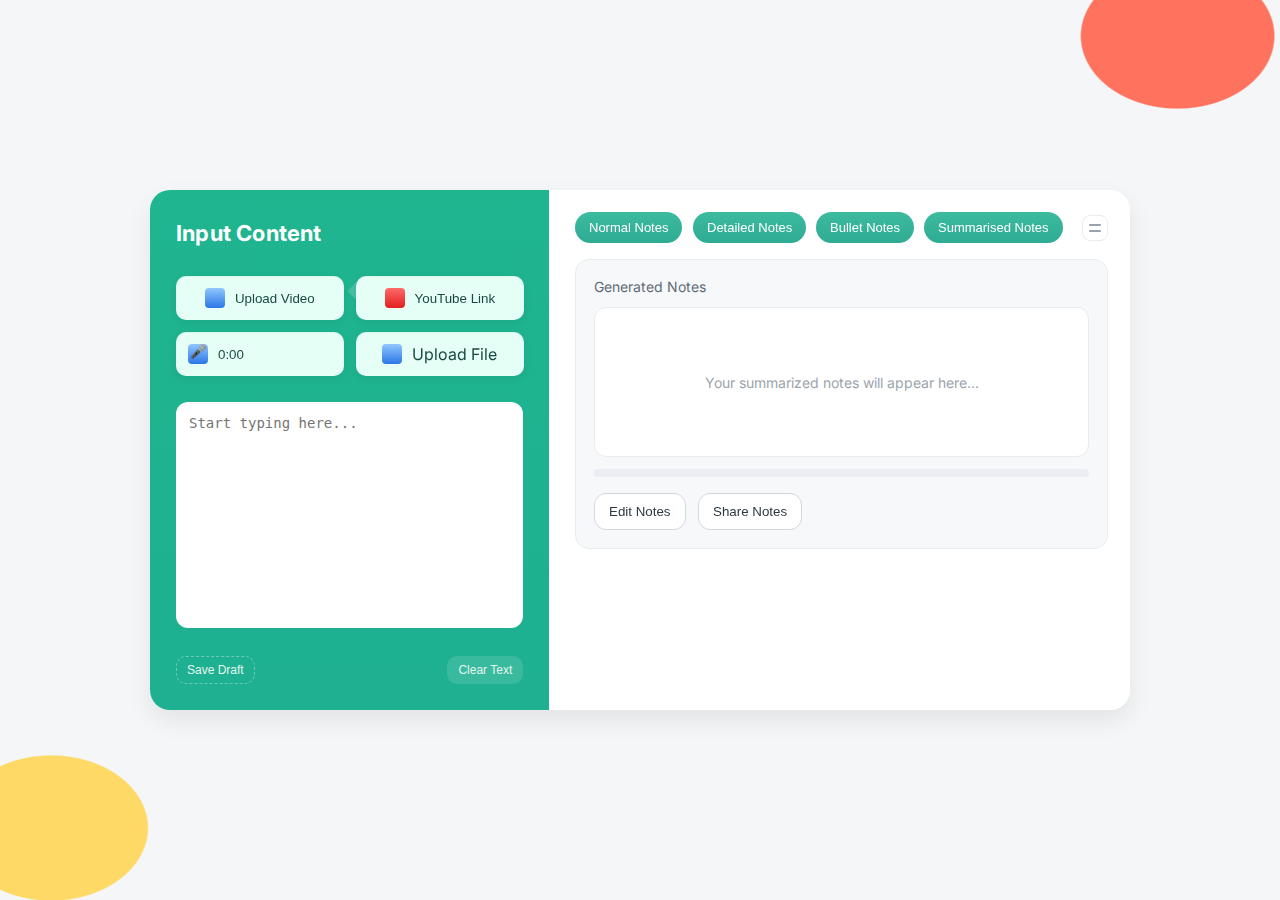
<file: templates/index.html>
<!doctype html>
<html lang="en">
<head>
  <meta charset="utf-8" />
  <meta name="viewport" content="width=device-width, initial-scale=1" />
  <title>Notes Generator UI</title>
  <link rel="preconnect" href="https://fonts.gstatic.com" crossorigin>
  <link href="https://fonts.googleapis.com/css2?family=Inter:wght@400;500;600&display=swap" rel="stylesheet">
  <link rel="stylesheet" href="/static/css/style.css">
</head>
<body>
  <div class="frame" role="application" aria-label="Notes Generator Template">
    <section class="left" aria-labelledby="inputLabel">
      <div class="h-label" id="inputLabel">Input Content</div>

      <div class="input-grid">
        <button class="btn" id="btnUpload" aria-label="Upload Video">
          <span class="icon" aria-hidden="true"></span>
          <span>Upload Video</span>
          <span class="action hidden" id="previewBtn" title="Preview Button">C</span>
          
        </button>
        <video id="videoPreview" controls ></video>
        <input type="file" id="videoInput" accept="Video/*" style="display: none;">
    

        <button class="btn" data-kind="yt" id="btnYT" aria-label="YouTube Link">
          <span class="icon" aria-hidden="true"></span>
          <span>YouTube Link</span>
        </button>


        <input class="btn" type="text" id="inputBox" placeholder="paste link">
        <button class="btn" id="record-btn">
          <span class="icon">🎤</span>
          <span class="timer" id="timer">0:00</span>
          <span class="action hidden" id="stop-btn">⏹️</span>
          <span class="action hidden" id="delete-btn">🗑️</span>
        </button>


        <label class="btn" id="btnPlaceholder" aria-label="Placeholder">
          <span class="icon" aria-hidden="true"></span>
          <span>Upload File </span>
          <input type="file" hidden>
        </label>
    
      </div>

      <textarea class="text-area" placeholder="Start typing here..."></textarea>

      <div class="foot-actions">
        <button class="ghost" type="button">Save Draft</button>
        <button class="clear" type="button" id="clearText">Clear Text</button>
      </div>
    </section>

    <section class="right">
      <div class="row">
        <div class="chips" aria-label="Note Types">
          <button class="chip">Normal Notes</button>
          <button class="chip">Detailed Notes</button>
          <button class="chip">Bullet Notes</button>
          <button class="chip">Summarised Notes</button>
        </div>
        <div class="hamburger-menu">
        <div class="menu" aria-hidden="true" id="menu"></div>
         <div class="menu-content" id="menu-content">
          <a href="#">Account</a>
          <a href="#">Settings</a>
          <a href="/help">Help</a>
          <a href="/about">About</a>
          <a href="/logout">Logout</a>
         </div>
         </div>
      </div>

      <div class="card">
        <div class="title">Generated Notes</div>
        <div class="box" id="output">Your summarized notes will appear here...</div>
        <div class="progress" aria-label="Generating">
          <div class="bar" id="bar"></div>
        </div>
        <div class="actions">
          <button class="outline" id="editBtn">Edit Notes</button>
          <button class="outline" id="shareBtn">Share Notes</button>
        </div>
      </div>
    </section>
  </div>

  <script src="/static/js/app.js"></script>
</body>
</html>
</file>
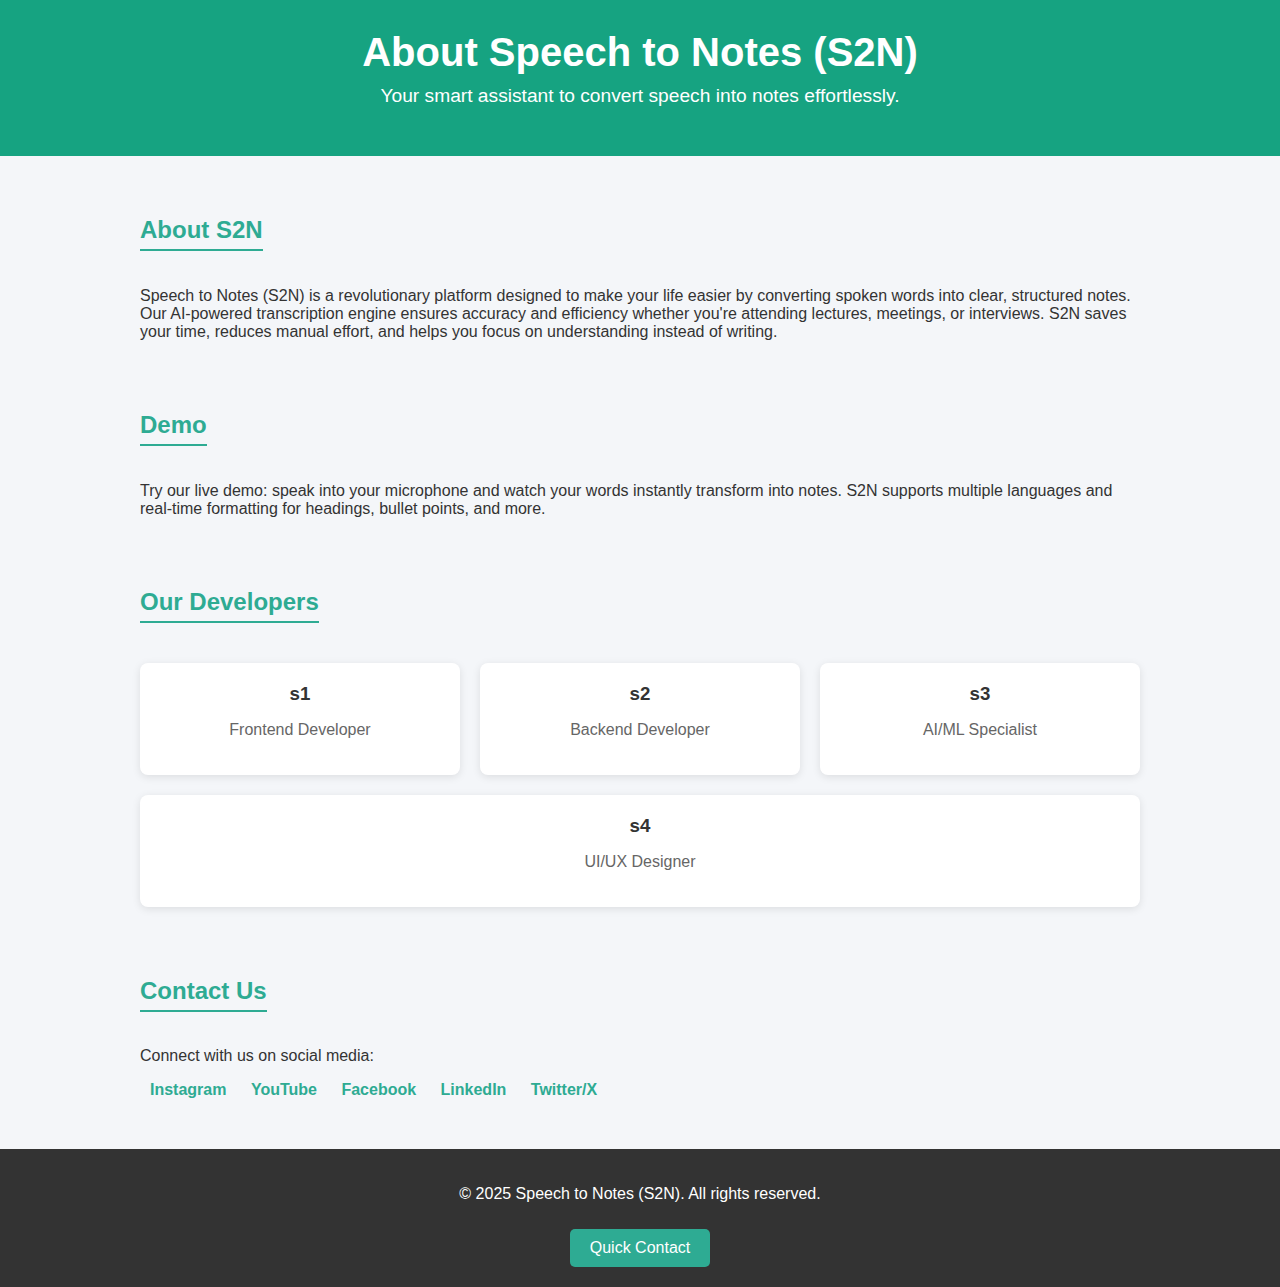
<file: templates/about.html>
<!DOCTYPE html>
<html lang="en">
<head>
    <meta charset="UTF-8">
    <meta name="viewport" content="width=device-width, initial-scale=1.0">
    <title>About Us - S2N</title>
    <link rel="stylesheet" href="/static/css/menu.css">
</head>
<body>
    <header>
        <h1>About Speech to Notes (S2N)</h1>
        <p>Your smart assistant to convert speech into notes effortlessly.</p>
    </header>

    <main>
        <!-- About Website -->
        <section id="about-website">
            <h2>About S2N</h2>
            <p>
                Speech to Notes (S2N) is a revolutionary platform designed to make your life easier by converting spoken words into clear, structured notes.
                Our AI-powered transcription engine ensures accuracy and efficiency whether you're attending lectures, meetings, or interviews.
                S2N saves your time, reduces manual effort, and helps you focus on understanding instead of writing.
            </p>
        </section>

        <!-- Demo Section -->
        <section id="demo">
            <h2>Demo</h2>
            <p>
                Try our live demo: speak into your microphone and watch your words instantly transform into notes.
                S2N supports multiple languages and real-time formatting for headings, bullet points, and more.
            </p>
        </section>

        <!-- Developers -->
        <section id="developers">
            <h2>Our Developers</h2>
            <div class="developers">
                <div class="developer-card">
                    <h3>s1</h3>
                    <p>Frontend Developer</p>
                </div>
                <div class="developer-card">
                    <h3>s2</h3>
                    <p>Backend Developer</p>
                </div>
                <div class="developer-card">
                    <h3>s3</h3>
                    <p>AI/ML Specialist</p>
                </div>
                <div class="developer-card">
                    <h3>s4</h3>
                    <p>UI/UX Designer</p>
                </div>
            </div>
        </section>

        <!-- Contact Us -->
        <section id="contact">
            <h2>Contact Us</h2>
            <p>Connect with us on social media:</p>
            <div class="contact-links">
                <a href="https://instagram.com" target="_blank">Instagram</a>
                <a href="https://youtube.com" target="_blank">YouTube</a>
                <a href="https://facebook.com" target="_blank">Facebook</a>
                <a href="https://linkedin.com" target="_blank">LinkedIn</a>
                <a href="https://twitter.com" target="_blank">Twitter/X</a>
            </div>
        </section>
    </main>

    <footer>
        <p>&copy; 2025 Speech to Notes (S2N). All rights reserved.</p>
        <button id="contactBtn">Quick Contact</button>
    </footer>

    <!-- Contact Popup -->
    <div id="overlay"></div>
    <div id="contactPopup">
        <h3>Contact Us</h3>
        <p>Email: support@s2n.com</p>
        <p>Phone: +1 234 567 890</p>
        <button id="closePopup">Close</button>
    </div>

    <script src="/static/js/auth.js"></script>
</body>
</html>
</file>
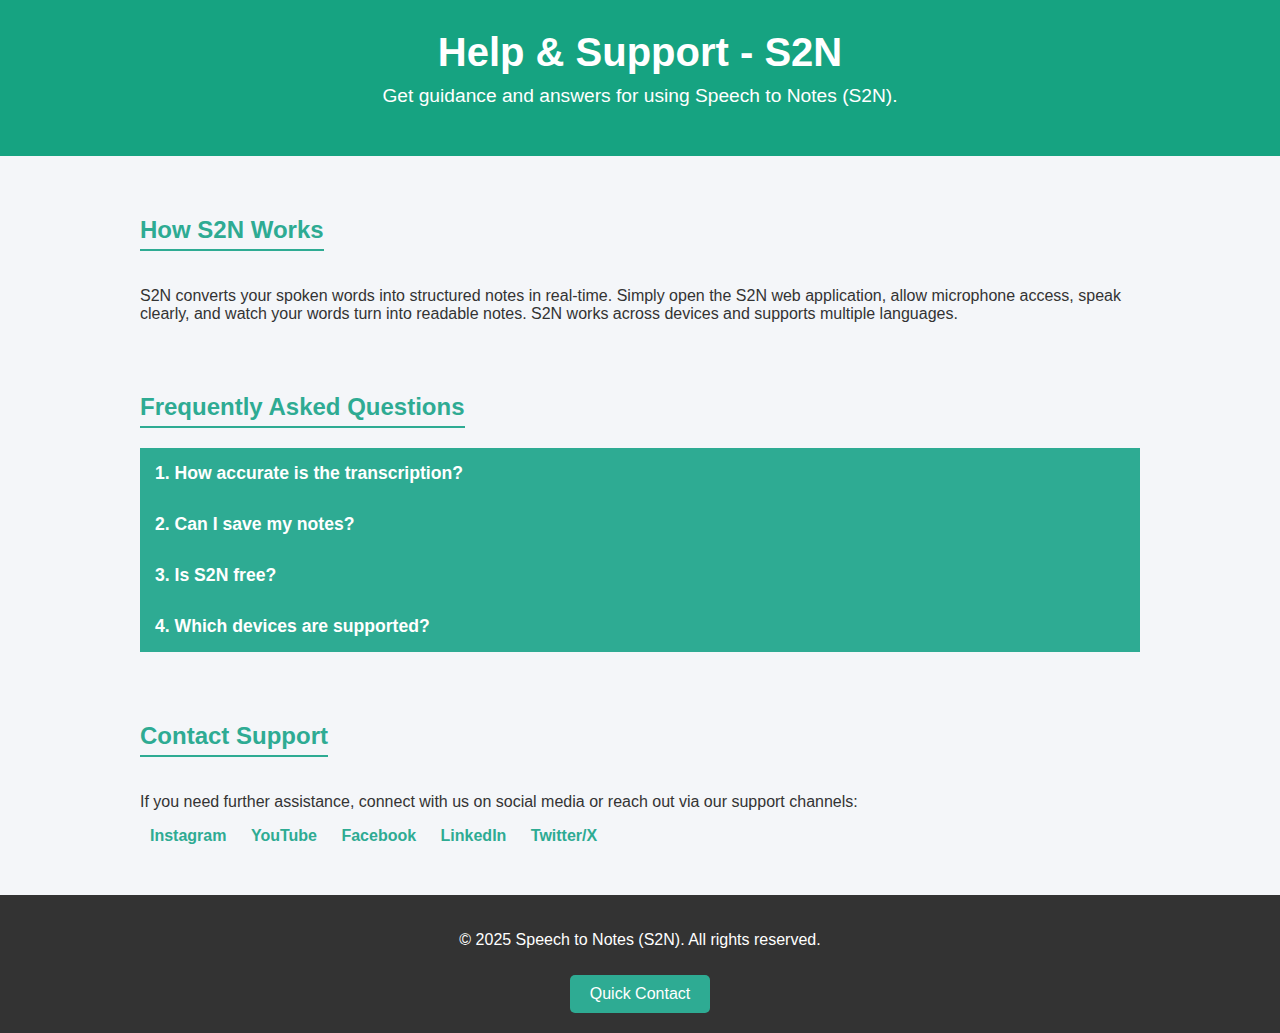
<file: templates/help.html>
<!DOCTYPE html>
<html lang="en">
<head>
    <meta charset="UTF-8">
    <meta name="viewport" content="width=device-width, initial-scale=1.0">
    <title>Help & Support - S2N</title>
    <link rel="stylesheet" href="/static/css/menu.css">
</head>
<body>
    <header>
        <h1>Help & Support - S2N</h1>
        <p>Get guidance and answers for using Speech to Notes (S2N).</p>
    </header>

    <main>
        <!-- Help Overview -->
        <section id="help-overview">
            <h2>How S2N Works</h2>
            <p>
                S2N converts your spoken words into structured notes in real-time. Simply open the S2N web application, allow microphone access,
                speak clearly, and watch your words turn into readable notes. S2N works across devices and supports multiple languages.
            </p>
        </section>

        <!-- FAQ Section -->
        <section id="faq">
            <h2>Frequently Asked Questions</h2>
            <div class="faq-item">
                <h3>1. How accurate is the transcription?</h3>
                <p>S2N uses advanced AI models to ensure high accuracy. Accuracy may vary slightly depending on background noise and speech clarity.</p>
            </div>
            <div class="faq-item">
                <h3>2. Can I save my notes?</h3>
                <p>Yes, S2N allows you to download notes in various formats like PDF, DOCX, or TXT for offline use.</p>
            </div>
            <div class="faq-item">
                <h3>3. Is S2N free?</h3>
                <p>S2N offers a free basic version and a premium version with advanced features such as longer transcription sessions, multiple languages, and more formatting options.</p>
            </div>
            <div class="faq-item">
                <h3>4. Which devices are supported?</h3>
                <p>S2N works on desktops, laptops, tablets, and smartphones through modern web browsers with microphone access.</p>
            </div>
        </section>

        <!-- Contact Section -->
        <section id="contact-help">
            <h2>Contact Support</h2>
            <p>If you need further assistance, connect with us on social media or reach out via our support channels:</p>
            <div class="contact-links">
                <a href="https://instagram.com" target="_blank">Instagram</a>
                <a href="https://youtube.com" target="_blank">YouTube</a>
                <a href="https://facebook.com" target="_blank">Facebook</a>
                <a href="https://linkedin.com" target="_blank">LinkedIn</a>
                <a href="https://twitter.com" target="_blank">Twitter/X</a>
            </div>
        </section>
    </main>

    <footer>
        <p>&copy; 2025 Speech to Notes (S2N). All rights reserved.</p>
        <button id="contactBtn">Quick Contact</button>
    </footer>

    <!-- Contact Popup -->
    <div id="overlay"></div>
    <div id="contactPopup">
        <h3>Contact Support</h3>
        <p>Email: support@s2n.com</p>
        <p>Phone: +1 234 567 890</p>
        <button id="closePopup">Close</button>
    </div>

    <script src="/static/js/auth.js"></script>
</body>
</html>
</file>
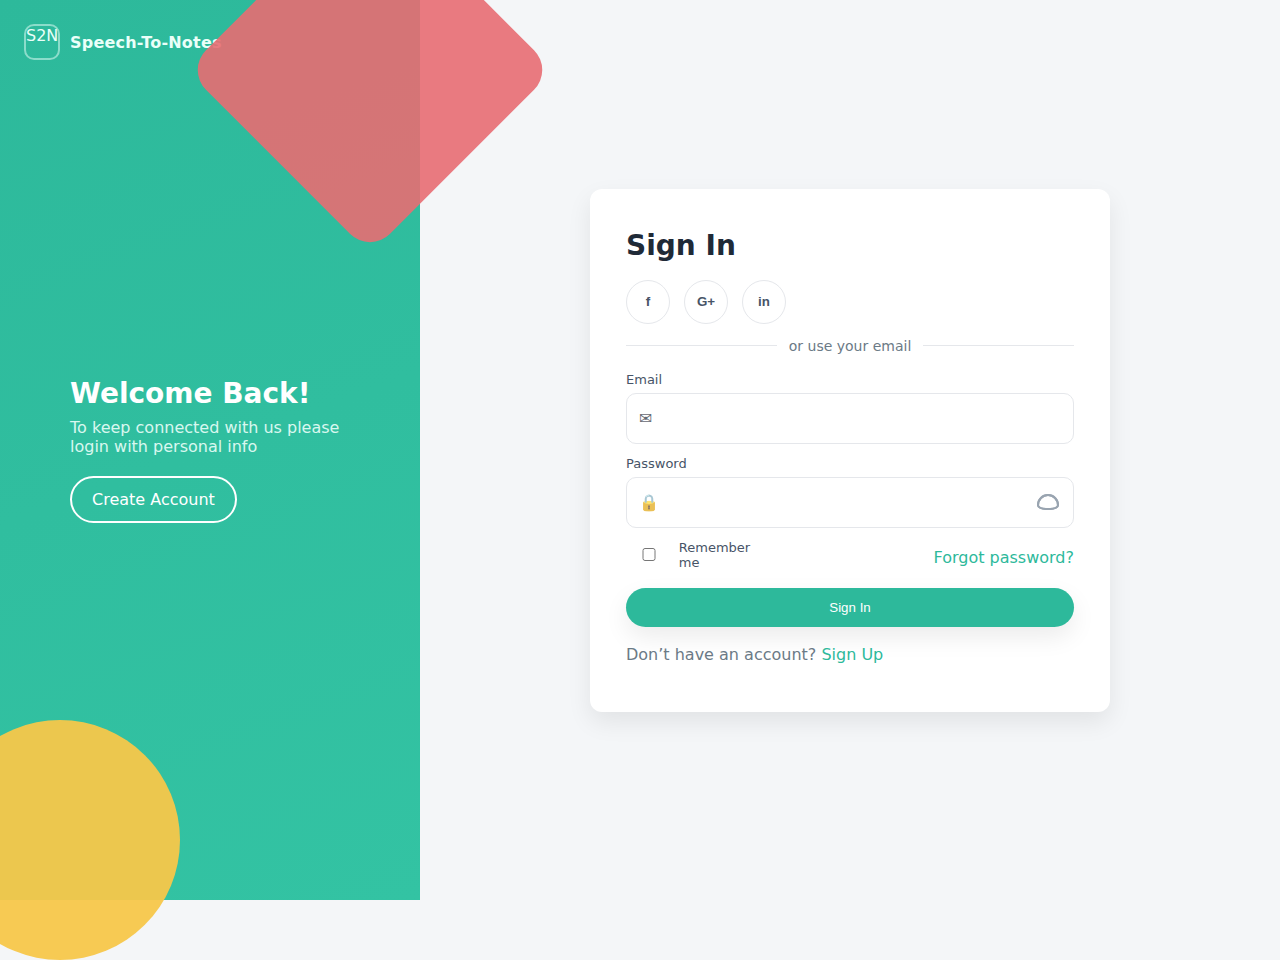
<file: templates/login.html>
<!DOCTYPE html>
<html lang="en">
<head>
  <meta charset="utf-8" />
  <meta name="viewport" content="width=device-width, initial-scale=1" />
  <title>login</title>
  <link rel="stylesheet" href="/static/css/auth.css" />
  <!-- Optional: preload fonts -->
</head>
<body class="auth">
  <main class="auth-shell">
    <section class="panel panel-left">
      <header class="brand">
        <div class="logo" aria-hidden="true">S2N</div>
        <span class="brand-name">Speech-To-Notes</span>
      </header>
      <div class="welcome">
        <h1 class="title">Welcome Back!</h1>
        <p class="subtitle">To keep connected with us please login with personal info</p>
        <a class="btn btn-outline" href="/register">Create Account</a>
      </div>
      <div class="bg-shapes" aria-hidden="true"></div>
    </section>

    <section class="panel panel-right">
      <div class="card">
        <h2 class="card-title">Sign In</h2>

        <div class="oauth">
          <button class="oauth-btn" data-provider="facebook" type="button" aria-label="Continue with Facebook">f</button>
          <button class="oauth-btn" data-provider="google" type="button" aria-label="Continue with Google">G+</button>
          <button class="oauth-btn" data-provider="linkedin" type="button" aria-label="Continue with LinkedIn">in</button>
        </div>

        <div class="divider">
          <span>or use your email</span>
        </div>

        <form id="signin-form" method="POST" action="/login">
  
          <div class="field">
            <label for="email">Email</label>
            <div class="field-input">
              <span class="icon" aria-hidden="true">✉</span>
              <input id="email" name="email" type="email" autocomplete="email" required />
            </div>
          </div>

          <div class="field">
            <label for="password">Password</label>
            <div class="field-input">
              <span class="icon" aria-hidden="true">🔒</span>
              <input id="password" name="password" type="password" autocomplete="current-password" required minlength="8" />
              <button class="peek" type="button" aria-label="Toggle password visibility"></button>
            </div>
          </div>

          <div class="field row-between">
            <label class="checkbox">
              <input type="checkbox" name="remember" value="1" />
              <span>Remember me</span>
            </label>
            <a class="link" href="/forgot">Forgot password?</a>
          </div>

          <button class="btn btn-primary" type="submit">Sign In</button>
        </form>

        <p class="alt">Don’t have an account? <a class="link" href="/register">Sign Up</a></p>
      </div>
    </section>
  </main>

  <script src="/static/js/auth.js"></script>
</body>
</html>
</file>
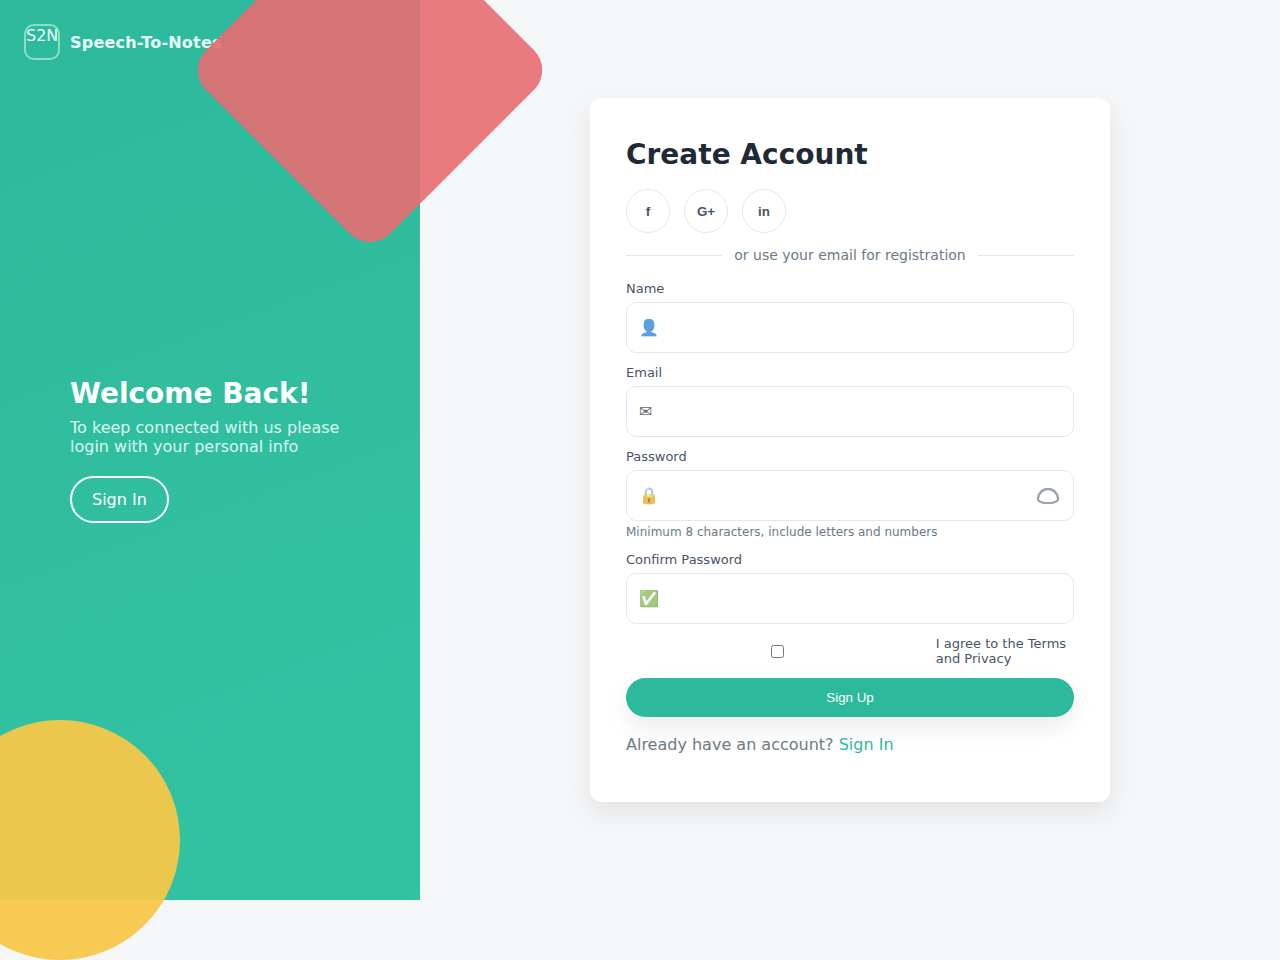
<file: templates/register.html>
<!DOCTYPE html>
<html lang="en">
<head>
  <meta charset="utf-8" />
  <meta name="viewport" content="width=device-width, initial-scale=1" />
  <title>Register</title>
  <link rel="stylesheet" href="/static/css/auth.css" />
</head>
<body class="auth">
  <main class="auth-shell">
    <section class="panel panel-left">
      <header class="brand">
        <div class="logo" aria-hidden="true">S2N</div>
        <span class="brand-name">Speech-To-Notes</span>
      </header>
      <div class="welcome">
        <h1 class="title">Welcome Back!</h1>
        <p class="subtitle">To keep connected with us please login with your personal info</p>
        <a class="btn btn-outline" href="/login">Sign In</a>
      </div>
      <div class="bg-shapes" aria-hidden="true"></div>
    </section>

    <section class="panel panel-right">
      <div class="card">
        <h2 class="card-title">Create Account</h2>

        <div class="oauth">
          <button class="oauth-btn" data-provider="facebook" type="button" aria-label="Sign up with Facebook">f</button>
          <button class="oauth-btn" data-provider="google" type="button" aria-label="Sign up with Google">G+</button>
          <button class="oauth-btn" data-provider="linkedin" type="button" aria-label="Sign up with LinkedIn">in</button>
        </div>

        <div class="divider">
          <span>or use your email for registration</span>
        </div>

        <form id="signup-form" method="POST" action="/register" novalidate>
          <div class="field">
            <label for="name">Name</label>
            <div class="field-input">
              <span class="icon" aria-hidden="true">👤</span>
              <input id="name" name="name" type="text" autocomplete="name" required />
            </div>
          </div>

          <div class="field">
            <label for="reg-email">Email</label>
            <div class="field-input">
              <span class="icon" aria-hidden="true">✉</span>
              <input id="reg-email" name="email" type="email" autocomplete="email" required />
            </div>
          </div>

          <div class="field">
            <label for="reg-password">Password</label>
            <div class="field-input">
              <span class="icon" aria-hidden="true">🔒</span>
              <input id="reg-password" name="password" type="password" autocomplete="new-password" required minlength="8" />
              <button class="peek" type="button" aria-label="Toggle password visibility"></button>
            </div>
            <small class="hint">Minimum 8 characters, include letters and numbers</small>
          </div>

          <div class="field">
            <label for="confirm">Confirm Password</label>
            <div class="field-input">
              <span class="icon" aria-hidden="true">✅</span>
              <input id="confirm" name="confirm" type="password" autocomplete="new-password" required minlength="8" />
            </div>
          </div>

          <div class="field">
            <label class="checkbox">
              <input type="checkbox" name="terms" required />
              <span>I agree to the Terms and Privacy</span>
            </label>
          </div>

          <button class="btn btn-primary" type="submit">Sign Up</button>
        </form>

        <p class="alt">Already have an account? <a class="link" href="/login">Sign In</a></p>
      </div>
    </section>
  </main>

  <script src="/static/js/auth.js"></script>
</body>
</html>
</file>
<file: static/css/style.css>
:root{
  --bg:#f5f6f7;
  --card:#ffffff;
  --left:#1fb58f;
  --left-dark:#16a381;
  --chip:#3dbb9f;
  --chip-2:#2eab93;
  --text:#2b2f33;
  --sub:#69737d;
  --muted:#e7ecef;
  --accent:#ff725e;
  --shadow: 0 10px 24px rgba(0,0,0,.08);
  --radius:14px;
}

*{box-sizing:border-box}
html,body{height:100%}
body{
  margin:0;
  font-family:Inter,system-ui,Segoe UI,Roboto,Helvetica,Arial,sans-serif;
  background:
    radial-gradient(160px 120px at 92% 4%, var(--accent) 0 60%, transparent 61%) no-repeat,
    radial-gradient(160px 120px at 4% 92%, #ffd966 0 60%, transparent 61%) no-repeat,
    var(--bg);
  color:var(--text);
  display:flex;
  align-items:center;
  justify-content:center;
  padding:36px;
}

/* Shell */
.frame{
  width:min(980px, 96vw);
  min-height:520px;
  background:var(--card);
  border-radius:20px;
  box-shadow:var(--shadow);
  display:grid;
  grid-template-columns: 1.1fr 1.6fr;
  overflow:hidden;
}

/* Left panel */
.left{
  background:linear-gradient(180deg, var(--left) 0%, #1eb091 100%);
  padding:26px;
  position:relative;
  display:flex;
  flex-direction:column;
  gap:18px;
}

/* subtle diamond decorations */
.left::before,
.left::after{
  content:"";
  position:absolute;
  width:14px;height:14px;
  border-radius:2px;
  transform:rotate(45deg);
  background:rgba(255,255,255,.16);
  left:50%;top:18%;
}
.left::after{ left:64%; top:32%; width:10px;height:10px; opacity:.7 }

.h-label{
  color:#fff;
  font-weight:700;
  font-size:22px;
  letter-spacing:.2px;
  margin-top:4px;
  margin-bottom:6px;
}

.input-grid{
  display:grid;
  grid-template-columns: 1fr 1fr;
  gap:12px;
  margin-top:6px;
}

.btn{
  display:flex;
  align-items:center;
  justify-content:center;
  gap:10px;
  background:#e6fff6;
  color:#184a3f;
  border:none;
  border-radius:10px;
  padding:12px 12px;
  cursor:pointer;
  transition:transform .06s ease, background-color .2s ease, box-shadow .2s ease;
  box-shadow:0 1px 0 rgba(0,0,0,.04) inset, 0 2px 8px rgba(0,0,0,.08);
  user-select:none;
}
.btn:hover{ background:#dff8ee }
.btn:active{ transform:translateY(1px) }

.btn .icon{
  width:20px;height:20px;border-radius:4px;display:inline-block;flex:0 0 20px;
  background:linear-gradient(180deg,#91c7ff,#2b77e7);
}
.btn[data-kind="yt"] .icon{ background:linear-gradient(180deg,#ff6a6a,#e21f1f) }
.btn[data-kind="mic"] .icon{ background:linear-gradient(180deg,#34e59a,#0ea86b) }

.text-area{
  margin-top:8px;
  flex:1;
  background:#ffffff;
  border-radius:12px;
  padding:12px;
  min-height:140px;
  outline:none;
  border:1px solid rgba(255,255,255,.2);
  box-shadow: inset 0 1px 0 rgba(0,0,0,.03);
  resize:none;
  font-size:14px;
}

.foot-actions{
  display:flex;
  justify-content:space-between;
  margin-top:10px;
}
.ghost{
  color:#e5f6ef;
  font-size:12px;
  padding:6px 10px;
  border-radius:10px;
  border:1px dashed rgba(255,255,255,.35);
  background:transparent;
}
.clear{
  color:#e5f6ef;
  font-size:12px;
  padding:6px 10px;
  border-radius:10px;
  border:1px solid rgba(255,255,255,.0);
  background:rgba(255,255,255,.12);
}
.clear:hover{ background:rgba(255,255,255,.18) }

/* Right panel */
.right{
  padding:22px 22px 22px 26px;
  background:#ffffff;
  display:flex;
  flex-direction:column;
}

.row{
  display:flex;
  align-items:center;
  justify-content:space-between;
}
.chips{
  display:flex;
  flex-wrap:wrap;
  gap:10px;
}
.chip{
  background:linear-gradient(180deg, var(--chip) 0%, var(--chip-2) 100%);
  color:#fff;
  border:none;
  padding:8px 14px;
  border-radius:16px;
  font-size:13px;
  cursor:pointer;
  transition:filter .15s ease, transform .06s ease;
}
.chip:hover{ filter:brightness(1.05) }
.chip:active{ transform:translateY(1px) }

.menu{
  width:26px;
  height:26px;
  border-radius:8px;
  border:1px solid var(--muted);
  background:#fff; 
  position:relative;
  cursor: pointer;
  user-select: none;
}

.menu-content{
  display: none;
  position: absolute;
  right: 0;
  background-color: #fff;
  min-width: 150px;
  box-shadow: 0 8px 16px rgba(0,0,0,0.2);
  border-radius: 4px;
  z-index: 1000;
}

.menu-content a {
  display: block;
  padding: 10px 15px;
  text-decoration: none;
  color: #333;
  transition: background-color 0.3s;
}
.hamburger-menu{
  position: relative;
  display: inline-block;
}
.menu-content a:hover{
  background-color: #f0f0f0;
}
.menu::before, .menu::after{
  content:""; 
  position:absolute; 
  left:6px; right:6px; 
  height:2px; 
  background:#98a3ad; 
  border-radius:2px;
}
.menu::before{ 
  top:8px
 } 
.menu::after{ 
  bottom:8px 
}

.card{
  margin-top:16px;
  background:#f7f8fa;
  border:1px solid var(--muted);
  border-radius:14px;
  padding:18px;
}
.card .title{
  color:#5f6b76; font-size:14px; margin-bottom:12px;
}
.box{
  background:#ffffff;
  border:1px solid var(--muted);
  border-radius:12px;
  height:150px;
  display:flex; align-items:center; justify-content:center;
  color:#9aa4ad; font-size:14px; text-align:center; padding:10px;
}

.progress{
  margin-top:12px;
  height:8px; background:#eaeef2; border-radius:999px; overflow:hidden;
}
.bar{
  width:0%; height:100%; background:linear-gradient(90deg,#9fdccb,#46bba0);
  transition:width .25s ease;
}

.actions{
  margin-top:16px;
  display:flex; gap:12px;
}
.outline{
  background:#fff; border:1px solid #cfd7de; color:#2c3944;
  border-radius:12px; padding:10px 14px; cursor:pointer;
  transition:background-color .2s ease, transform .06s ease;
}
.outline:hover{ background:#f1f4f7 }
.outline:active{ transform:translateY(1px) }

/* Micro motion: minimal, no flashy effects */
.btn, .chip, .outline { will-change: transform }

/* Responsive */
@media (max-width: 860px){
  .frame{ grid-template-columns:1fr; }
  .left{ min-height:360px }
}
#inputBox{
  display: none;
}

#btnYT{
  cursor: pointer;
}




/*Record---------------*/
  .icon, .action {
    flex-shrink: 0;
  }

  .timer {
    flex-grow: 1;
    text-align: left;
    
  }

  .hidden {
    display: none;
  }

/*Video----------------*/
#videoPreview{
  margin-top: 20px;
  max-width: 500px;
  border: 1px solid #ccc;
  border-radius: 8px;
  display: none;
}

#previewBtn {
  /* hidden by default */
  background-color: rgba(255, 255, 255, 0.8);
  border: none;
  border-radius: 50%;
  padding: 4px 8px;
  margin-left: 8px;
  cursor: pointer;
  font-size: 16px;
}
</file>
<file: static/css/menu.css>
/* General Styles */
body {
    font-family: 'Segoe UI', Tahoma, Geneva, Verdana, sans-serif;
    margin: 0;
    padding: 0;
    background: #f4f6f9;
    color: #333;
}

header {
    background-color: #16a381;
    color: white;
    padding: 30px 20px;
    text-align: center;
}

header h1 {
    margin: 0;
    font-size: 2.5em;
}

header p {
    margin-top: 10px;
    font-size: 1.2em;
}

main {
    max-width: 1000px;
    margin: 40px auto;
    padding: 0 20px;
}

section {
    margin-bottom: 50px;
}

h2 {
    color: #2eab93;
    border-bottom: 2px solid #2eab93;
    display: inline-block;
    padding-bottom: 5px;
}

.developers {
    display: flex;
    flex-wrap: wrap;
    gap: 20px;
    margin-top: 20px;
}

.developer-card {
    background: white;
    padding: 20px;
    flex: 1 1 200px;
    box-shadow: 0 2px 8px rgba(0,0,0,0.1);
    border-radius: 8px;
    text-align: center;
    transition: transform 0.3s;
}

.developer-card:hover {
    transform: translateY(-5px);
}

.developer-card h3 {
    margin: 0;
    color: #333;
}

.developer-card p {
    color: #666;
}

.contact-links a {
    margin: 0 10px;
    text-decoration: none;
    color: #2eab93;
    font-weight: bold;
    transition: color 0.3s;
}

.contact-links a:hover {
    color: #e2cf62;
}

footer {
    background-color: #333;
    color: white;
    text-align: center;
    padding: 20px;
}

footer button {
    background-color: #2eab93;
    color: white;
    border: none;
    padding: 10px 20px;
    cursor: pointer;
    border-radius: 5px;
    font-size: 1em;
    margin-top: 10px;
    transition: background 0.3s;
}

footer button:hover {
    background-color: #2eab93;
}

/* Contact Popup */
#contactPopup {
    display: none;
    position: fixed;
    top: 50%;
    left: 50%;
    transform: translate(-50%, -50%);
    background: white;
    padding: 30px;
    box-shadow: 0 4px 15px rgba(0,0,0,0.3);
    border-radius: 10px;
    z-index: 1000;
    width: 300px;
    text-align: center;
}

#contactPopup button {
    margin-top: 20px;
    padding: 8px 16px;
    background: #2eab93;
    color: white;
    border: none;
    border-radius: 5px;
    cursor: pointer;
}

#overlay {
    display: none;
    position: fixed;
    top:0;
    left:0;
    width: 100%;
    height: 100%;
    background: rgba(0,0,0,0.5);
    z-index: 999;
}


faq-item {
    background: white;
    border-radius: 8px;
    margin: 10px 0;
    box-shadow: 0 2px 6px rgba(0,0,0,0.1);
    overflow: hidden;
}

.faq-item h3 {
    margin: 0;
    padding: 15px;
    background: #2eab93;
    color: white;
    cursor: pointer;
    font-size: 1.1em;
    transition: background 0.3s;
}

.faq-item h3:hover {
    background: #2eab93;
}

.faq-item p {
    padding: 15px;
    margin: 0;
    display: none;
    color: #333;
    background: #f9f9f9;
}
</file>
<file: static/css/auth.css>
:root{
  --teal:#2db99b;
  --teal-dark:#22a287;
  --bg:#f4f6f8;
  --card:#ffffff;
  --muted:#6b7a86;
  --ring: rgba(45,185,155,.35);
  --shadow: 0 10px 24px rgba(0,0,0,.08);
  --radius: 12px;
}
*{box-sizing:border-box}
html,body{height:100%}
body.auth{
  margin:0; font-family:Inter,ui-sans-serif,system-ui,-apple-system,Segoe UI,Roboto,Arial,sans-serif;
  background: var(--bg);
  color:#1f2a37;
}
a{color:var(--teal); text-decoration:none}
a:hover{text-decoration:underline}
.auth-shell{
  min-height:100%;
  display:grid;
  grid-template-columns: 420px 1fr;
}
.panel{
  position:relative;
  display:flex;
  align-items:center;
  justify-content:center;
  padding:32px;
}
.panel-left{
  background: linear-gradient(160deg, var(--teal) 0%, #33c3a3 100%);
  color:#eafff9;
}
.panel-right{
  background:transparent;
}
.brand{
  position:absolute; top:24px; left:24px;
  display:flex; align-items:center; gap:10px;
}
.logo{
  width:36px; height:36px; border-radius:10px;
  border:2px solid #eafff980;
}
.brand-name{font-weight:600; letter-spacing:.2px}
.welcome{max-width:280px; text-align:left}
.title{margin:0 0 8px; font-size:28px; color:#fff}
.subtitle{margin:0 0 20px; color:#eafff9; opacity:.9}
.btn{
  display:inline-flex; align-items:center; justify-content:center;
  padding:12px 20px; border-radius:999px; cursor:pointer; border:0;
  transition:.2s transform ease, .2s box-shadow ease, .2s background ease;
}
.btn:active{transform:translateY(1px)}
.btn-outline{
  background:transparent; color:#fff; border:2px solid #fff;
}
.btn-outline:hover{background:#ffffff1a}
.btn-primary{
  width:100%;
  background:var(--teal); color:#fff; box-shadow: var(--shadow);
}
.btn-primary:hover{background:var(--teal-dark)}
.card{
  width:min(520px, 92vw);
  background:var(--card);
  border-radius:var(--radius);
  padding:40px 36px 32px;
  box-shadow: var(--shadow);
}
.card-title{
  margin:0 0 18px; color:#1f2a37; font-size:28px;
  text-align:left;
}
.oauth{
  display:flex; gap:14px; justify-content:flex-start; margin-bottom:14px;
}
.oauth-btn{
  width:44px; height:44px; border-radius:999px; border:1px solid #e5e7eb;
  background:#fff; cursor:pointer; font-weight:600; color:#475467;
}
.oauth-btn:hover{border-color:#d1d5db}
.divider{
  display:flex; align-items:center; gap:12px; color:#6b7a86; font-size:14px;
  margin:8px 0 18px;
}
.divider::before,.divider::after{
  content:""; flex:1; height:1px; background:#e5e7eb;
}
.field{margin:12px 0}
.field .hint{color:#6b7a86; font-size:12px}
.field-input{
  display:flex; align-items:center; gap:10px;
  border:1px solid #e5e7eb; border-radius:10px;
  padding:10px 12px; background:#fff;
}
.field-input:focus-within{outline:2px solid var(--ring); border-color:transparent}
.field-input .icon{opacity:.7}
.field input{
  width:100%; border:0; outline:0; font-size:15px; padding:6px 0; background:transparent;
}
label{display:block; font-size:13px; color:#475467; margin-bottom:6px}
.row-between{display:flex; align-items:center; justify-content:space-between}
.checkbox{display:flex; align-items:center; gap:8px; user-select:none}
.link{color:var(--teal)}
.alt{margin-top:18px; color:#6b7a86; text-align:left}
.peek{
  width:28px; height:28px; border:0; background:transparent; cursor:pointer;
  position:relative;
}
.peek::before, .peek::after{
  content:""; position:absolute; inset:0; margin:auto;
  width:18px; height:12px; border:2px solid #99a4b0; border-radius:50% 50% 40% 40% / 70% 70% 30% 30%;
}
.peek.peeked::after{transform:rotate(45deg); border-color:transparent transparent #99a4b0 transparent; height:2px; width:18px}

.bg-shapes::before{
  content:""; position:absolute; left:-60px; bottom:-60px;
  width:240px; height:240px; background:#f7c74a; border-radius:50%;
  opacity:.95;
}
.bg-shapes::after{
  content:""; position:absolute; right:-80px; top:-60px;
  width:260px; height:260px; background:#e86d72; border-radius:28px;
  transform:rotate(45deg); opacity:.9;
}

@media (max-width: 980px){
  .auth-shell{grid-template-columns:1fr}
  .panel-left{min-height:260px}
  .card{margin: -80px auto 40px; position:relative}
}
</file>
